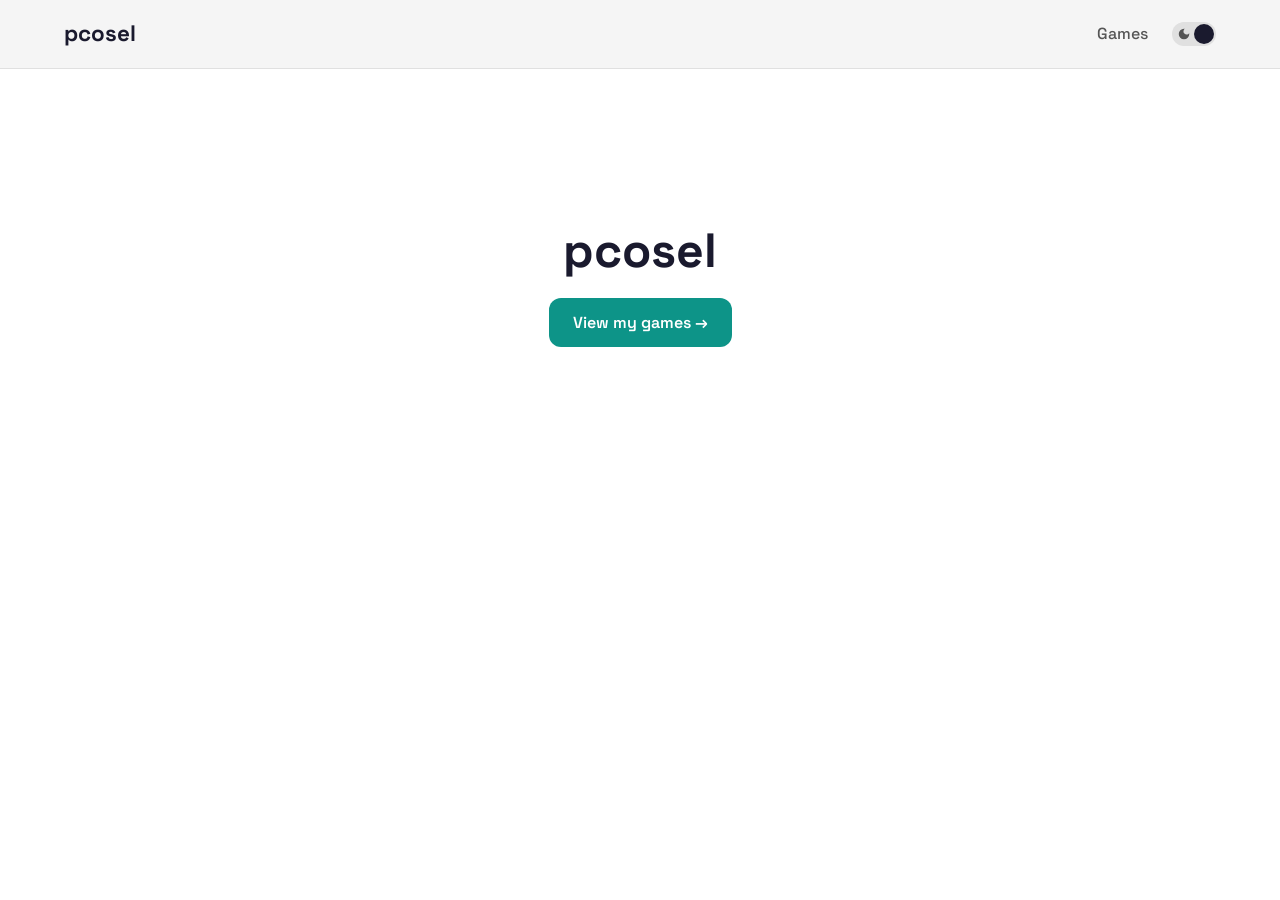
<file: index.html>
<!DOCTYPE html>
<html lang="en" data-theme="dark">
<head>
  <meta charset="UTF-8">
  <meta name="viewport" content="width=device-width, initial-scale=1.0">
  <title>pcosel — Games</title>
  <link rel="preconnect" href="https://fonts.googleapis.com">
  <link rel="preconnect" href="https://fonts.gstatic.com" crossorigin>
  <link href="https://fonts.googleapis.com/css2?family=Space+Grotesk:wght@400;500;700&display=swap" rel="stylesheet">
  <link rel="stylesheet" href="css/main.css">
  <script src="js/theme-toggle.js" defer></script>
</head>
<body>
  <nav class="site-nav">
    <div class="nav-inner">
      <a href="index.html" class="nav-brand">pcosel</a>
      <div class="nav-links">
        <a href="games/">Games</a>
        <label class="theme-toggle" id="themeToggle" aria-label="Toggle theme">
          <input type="checkbox" class="theme-toggle__input" id="themeToggleInput">
          <span class="theme-toggle__track">
            <span class="theme-toggle__icon" aria-hidden="true">
              <svg class="theme-toggle__icon--sun" viewBox="0 -960 960 960"><path d="M338.5-338.5Q280-397 280-480t58.5-141.5Q397-680 480-680t141.5 58.5Q680-563 680-480t-58.5 141.5Q563-280 480-280t-141.5-58.5ZM200-440H40v-80h160v80Zm720 0H760v-80h160v80ZM440-760v-160h80v160h-80Zm0 720v-160h80v160h-80ZM256-650l-101-97 57-59 96 100-52 56Zm492 496-97-101 53-55 101 97-57 59Zm-98-550 97-101 59 57-100 96-56-52ZM154-212l101-97 55 53-97 101-59-57Z"/></svg>
              <svg class="theme-toggle__icon--moon" viewBox="0 -960 960 960"><path d="M480-120q-150 0-255-105T120-480q0-150 105-255t255-105q14 0 27.5 1t26.5 3q-41 29-65.5 75.5T444-660q0 90 63 153t153 63q55 0 101-24.5t75-65.5q2 13 3 26.5t1 27.5q0 150-105 255T480-120Z"/></svg>
            </span>
            <span class="theme-toggle__knob"></span>
          </span>
        </label>
      </div>
    </div>
  </nav>
  <main>
    <section class="hero">
      <h1>pcosel</h1>
      <a href="games/" class="cta-link">View my games →</a>
    </section>
  </main>
</body>
</html>
</file>
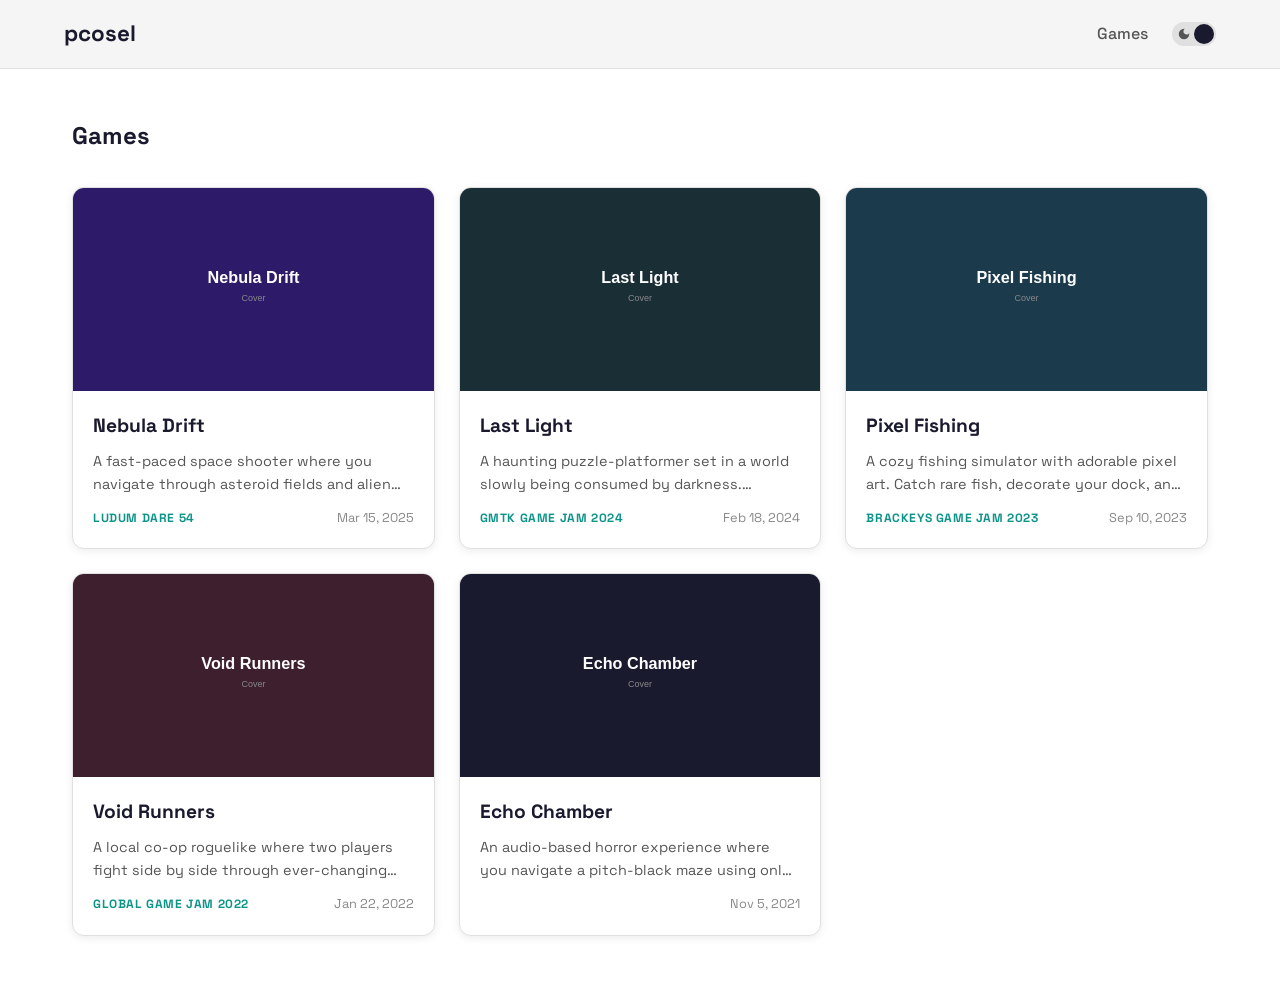
<file: games/index.html>
<!DOCTYPE html>
<html lang="en" data-theme="dark">
<head>
  <meta charset="UTF-8">
  <meta name="viewport" content="width=device-width, initial-scale=1.0">
  <title>Games — pcosel</title>
  <link rel="preconnect" href="https://fonts.googleapis.com">
  <link rel="preconnect" href="https://fonts.gstatic.com" crossorigin>
  <link href="https://fonts.googleapis.com/css2?family=Space+Grotesk:wght@400;500;700&display=swap" rel="stylesheet">
  <link rel="stylesheet" href="../css/main.css">
  <link rel="stylesheet" href="../css/overview.css">
  <link rel="stylesheet" href="../css/detail.css">
  <script src="../js/theme-toggle.js" defer></script>
  <script src="../js/gallery.js" defer></script>
</head>
<body>
  <nav class="site-nav">
    <div class="nav-inner">
      <a href="../index.html" class="nav-brand">pcosel</a>
      <div class="nav-links">
        <a href="./" class="nav-link active">Games</a>
        <label class="theme-toggle" id="themeToggle" aria-label="Toggle theme">
          <input type="checkbox" class="theme-toggle__input" id="themeToggleInput">
          <span class="theme-toggle__track">
            <span class="theme-toggle__icon" aria-hidden="true">
              <svg class="theme-toggle__icon--sun" viewBox="0 -960 960 960"><path d="M338.5-338.5Q280-397 280-480t58.5-141.5Q397-680 480-680t141.5 58.5Q680-563 680-480t-58.5 141.5Q563-280 480-280t-141.5-58.5ZM200-440H40v-80h160v80Zm720 0H760v-80h160v80ZM440-760v-160h80v160h-80Zm0 720v-160h80v160h-80ZM256-650l-101-97 57-59 96 100-52 56Zm492 496-97-101 53-55 101 97-57 59Zm-98-550 97-101 59 57-100 96-56-52ZM154-212l101-97 55 53-97 101-59-57Z"/></svg>
              <svg class="theme-toggle__icon--moon" viewBox="0 -960 960 960"><path d="M480-120q-150 0-255-105T120-480q0-150 105-255t255-105q14 0 27.5 1t26.5 3q-41 29-65.5 75.5T444-660q0 90 63 153t153 63q55 0 101-24.5t75-65.5q2 13 3 26.5t1 27.5q0 150-105 255T480-120Z"/></svg>
            </span>
            <span class="theme-toggle__knob"></span>
          </span>
        </label>
      </div>
    </div>
  </nav>
  <main>
    <section id="overview">
      <h1>Games</h1>
      <div id="games-list" class="games-list"></div>
      <p id="empty-state" class="empty-state" style="display:none;">No games yet.</p>
    </section>
    <section id="detail" style="display:none;">
      <button class="back-link" id="backToOverview">← Back to all games</button>
      <div id="detail-content"></div>
    </section>
  </main>
  <script>
    (function () {
      const placeholder = "../assets/placeholder.svg";

      function getCurrentSlug() {
        return new URLSearchParams(window.location.search).get("game");
      }

      function renderOverview(games) {
        const list = document.getElementById("games-list");
        const empty = document.getElementById("empty-state");
        const overview = document.getElementById("overview");
        const detail = document.getElementById("detail");

        detail.style.display = "none";
        overview.style.display = "block";

        if (!games.length) {
          list.innerHTML = "";
          empty.style.display = "block";
          return;
        }

        empty.style.display = "none";

        const sorted = games.slice().sort(function (a, b) {
          return new Date(b.date) - new Date(a.date);
        });

        list.innerHTML = sorted.map(function (game) {
          var jamName = game.jam && game.jam.name ? escapeHtml(game.jam.name) : '';
          return '<a href="?game=' + encodeURIComponent(game.slug) + '" class="game-card">' +
            '<img src="../' + (game.coverImage || placeholder) + '" alt="Cover for ' + game.name + '" onerror="this.src=\'' + placeholder + '\'">' +
            '<div class="card-info">' +
            '<h2>' + game.name + '</h2>' +
            '<p class="card-desc">' + game.shortDescription + '</p>' +
            '<div class="card-meta">' +
            '<span class="card-jam">' + jamName + '</span>' +
            '<span class="card-date">' + formatDate(game.date) + '</span>' +
            '</div>' +
            '</div>' +
            '</a>';
        }).join("");
      }

      function escapeHtml(str) {
        return str.replace(/&/g, "&amp;").replace(/</g, "&lt;").replace(/>/g, "&gt;").replace(/"/g, "&quot;");
      }

      function getJamTheme(game, truncate) {
        if (!game.jam || !game.jam.theme) return null;
        var theme = escapeHtml(game.jam.theme);
        if (truncate && theme.length > 20) {
          theme = theme.substring(0, 20) + '…';
        }
        return theme;
      }

      function renderJamOrDate(game, asLink) {
        var jam = game.jam;

        if (jam && jam.name) {
          var theme = getJamTheme(game, !asLink);
          var themePart = theme ? ' (' + theme + ')' : '';
          if (asLink) {
            return '<a href="' + jam.url + '" target="_blank" rel="noopener">' + escapeHtml(jam.name) + '</a>' + themePart + ' · ' + formatDate(game.date);
          }
          return escapeHtml(jam.name) + themePart + ' · ' + formatDate(game.date);
        }
        return formatDate(game.date);
      }

      function formatDate(dateStr) {
        var parts = dateStr.split("-");
        var d = new Date(+parts[0], +parts[1] - 1, +parts[2]);
        return d.toLocaleDateString("en-US", { year: "numeric", month: "short", day: "numeric" });
      }

      function renderDetail(game) {
        var overview = document.getElementById("overview");
        var detail = document.getElementById("detail");
        var content = document.getElementById("detail-content");

        overview.style.display = "none";
        detail.style.display = "block";

        var hasScreenshots = game.screenshots && game.screenshots.length;
        var layoutClass = 'detail-layout' + (hasScreenshots ? '' : ' detail-layout--no-gallery');

        var tagsHtml = '';
        if (game.tags && game.tags.length) {
          tagsHtml = '<div class="tags">' + game.tags.map(function (t) {
            return '<span class="tag">' + escapeHtml(t) + '</span>';
          }).join('') + '</div>\n';
        }

        var html = '<div class="' + layoutClass + '">\n';

        if (hasScreenshots) {
          html += '<div class="detail-gallery-col">\n';
          html += renderGallery(game.screenshots);
          html += '</div>\n';
        }

        html += '<div class="detail-info-col">\n';
        html += '<div class="detail-header">\n';
        html += '  <h1>' + game.name + '</h1>\n';
        html += '  <p class="detail-meta">' + renderJamOrDate(game, true) + '</p>\n';
        html += '</div>\n';
        html += tagsHtml;
        html += '<div class="detail-description">' + game.description + '</div>\n';
        html += '<div class="detail-actions">\n';
        if (game.playUrl) {
          html += '  <a href="' + game.playUrl + '" target="_blank" rel="noopener" class="btn btn-primary">Play on Itch.io</a>\n';
        }
        if (game.downloadUrl) {
          html += '  <a href="' + game.downloadUrl + '" target="_blank" rel="noopener" class="btn btn-secondary">Download</a>\n';
        }
        html += '</div>\n';
        html += '</div>\n'; // detail-info-col
        html += '</div>\n'; // detail-layout

        content.innerHTML = html;

        initGallery(game.screenshots || []);

        window.scrollTo(0, 0);
      }

      function renderGallery(screenshots) {
        var html = '<div class="gallery" id="gallery">\n';
        html += '  <div class="gallery-main">\n';
        html += '    <button class="gallery-arrow gallery-arrow--left" id="arrowLeft" aria-label="Previous image"><svg width="24" height="24" viewBox="0 0 24 24" fill="none" stroke="currentColor" stroke-width="2.5" stroke-linecap="round" stroke-linejoin="round"><polyline points="15 18 9 12 15 6"/></svg></button>\n';
        html += '    <img id="mainImage" src="../' + screenshots[0] + '" alt="Screenshot" onerror="this.src=\'' + placeholder + '\'">\n';
        html += '    <button class="gallery-arrow gallery-arrow--right" id="arrowRight" aria-label="Next image"><svg width="24" height="24" viewBox="0 0 24 24" fill="none" stroke="currentColor" stroke-width="2.5" stroke-linecap="round" stroke-linejoin="round"><polyline points="9 6 15 12 9 18"/></svg></button>\n';
        html += '  </div>\n';
        html += '  <div class="gallery-thumbs" id="thumbs">\n';
        screenshots.forEach(function (src, i) {
          html += '    <button class="thumb' + (i === 0 ? " thumb--active" : '') + '" data-index="' + i + '" aria-label="Show screenshot ' + (i + 1) + '">\n';
          html += '      <img src="../' + src + '" alt="Thumbnail ' + (i + 1) + '" onerror="this.src=\'' + placeholder + '\'">\n';
          html += '    </button>\n';
        });
        html += '  </div>\n';
        html += '</div>\n';
        return html;
      }

      function initGallery(screenshots) {
        if (!screenshots.length) return;

        var currentIndex = 0;
        var mainImage = document.getElementById("mainImage");
        var arrowLeft = document.getElementById("arrowLeft");
        var arrowRight = document.getElementById("arrowRight");
        var thumbs = document.querySelectorAll(".thumb");

        function update() {
          if (mainImage) mainImage.src = "../" + screenshots[currentIndex];
          if (arrowLeft) arrowLeft.style.display = currentIndex === 0 ? "none" : "";
          if (arrowRight) arrowRight.style.display = currentIndex === screenshots.length - 1 ? "none" : "";
          thumbs.forEach(function (t, i) {
            t.classList.toggle("thumb--active", i === currentIndex);
          });
        }

        if (arrowLeft) {
          arrowLeft.addEventListener("click", function () {
            if (currentIndex > 0) {
              currentIndex--;
              update();
            }
          });
        }

        if (arrowRight) {
          arrowRight.addEventListener("click", function () {
            if (currentIndex < screenshots.length - 1) {
              currentIndex++;
              update();
            }
          });
        }

        thumbs.forEach(function (thumb) {
          thumb.addEventListener("click", function () {
            currentIndex = parseInt(thumb.getAttribute("data-index"), 10);
            update();
          });
        });

        if (screenshots.length === 1) {
          if (arrowLeft) arrowLeft.style.display = "none";
          if (arrowRight) arrowRight.style.display = "none";
        }

        update();
      }

      function showNotFound() {
        document.getElementById("overview").style.display = "none";
        var detail = document.getElementById("detail");
        detail.style.display = "block";
        document.getElementById("detail-content").innerHTML =
          '<p class="not-found">Game not found.</p><p><a href="./" class="back-link">← Back to all games</a></p>';
      }

      function setupBackButton() {
        var btn = document.getElementById("backToOverview");
        if (btn) btn.addEventListener("click", function (e) {
          e.preventDefault();
          window.history.pushState({}, "", window.location.pathname);
          fetchGames();
        });
      }

      function fetchGames() {
        fetch("../data/games.json")
          .then(function (res) { return res.json(); })
          .then(function (data) {
            var games = data.games || [];
            var slug = getCurrentSlug();

            if (slug) {
              var game = games.find(function (g) { return g.slug === slug; });
              if (game) {
                renderDetail(game);
              } else {
                showNotFound();
              }
            } else {
              renderOverview(games);
            }
          })
          .catch(function () {
            document.getElementById("overview").style.display = "block";
            document.getElementById("games-list").innerHTML = "<p>Failed to load games data.</p>";
          });
      }

      setupBackButton();
      fetchGames();

      window.addEventListener("popstate", function () {
        fetchGames();
      });
    })();
  </script>
</body>
</html>
</file>
<file: css/main.css>
:root {
  --bg-primary: #ffffff;
  --bg-secondary: #f5f5f5;
  --bg-card: #ffffff;
  --text-primary: #1a1a2e;
  --text-secondary: #555555;
  --text-muted: #888888;
  --accent: #0d9488;
  --accent-hover: #0f766e;
  --gradient-to: #7c3aed;
  --border: #e0e0e0;
  --shadow: 0 2px 8px rgba(0, 0, 0, 0.08);
  --shadow-hover: 0 4px 16px rgba(0, 0, 0, 0.12);
  --radius: 12px;
  --transition: 0.3s ease;
  --arrow-bg: rgba(0, 0, 0, 0.5);
  --arrow-bg-hover: rgba(0, 0, 0, 0.7);
  --arrow-color: #ffffff;
}

[data-theme="dark"] {
  --bg-primary: #0d1117;
  --bg-secondary: #161b22;
  --bg-card: #1c2333;
  --text-primary: #e6edf3;
  --text-secondary: #8b949e;
  --text-muted: #6e7681;
  --accent: #2dd4bf;
  --accent-hover: #14b8a6;
  --gradient-to: #a78bfa;
  --border: #30363d;
  --shadow: 0 2px 8px rgba(0, 0, 0, 0.3);
  --shadow-hover: 0 4px 16px rgba(0, 0, 0, 0.4);
  --arrow-bg: rgba(0, 0, 0, 0.5);
  --arrow-bg-hover: rgba(0, 0, 0, 0.7);
  --arrow-color: #ffffff;
}

*, *::before, *::after {
  box-sizing: border-box;
  margin: 0;
  padding: 0;
}

html {
  font-size: 16px;
  scroll-behavior: smooth;
  overflow-x: hidden;
  overflow-y: scroll;
}

body {
  font-family: 'Space Grotesk', sans-serif;
  background-color: var(--bg-primary);
  color: var(--text-primary);
  line-height: 1.6;
  min-height: 100vh;
  transition: background-color var(--transition), color var(--transition);
}

a {
  color: var(--accent);
  text-decoration: none;
  transition: color var(--transition);
}

a:hover {
  color: var(--accent-hover);
}

img {
  max-width: 100%;
  height: auto;
  display: block;
}

.site-nav {
  position: sticky;
  top: 0;
  z-index: 100;
  background-color: var(--bg-secondary);
  border-bottom: 1px solid var(--border);
  backdrop-filter: blur(8px);
  transition: background-color var(--transition), border-color var(--transition);
}

.nav-inner {
  max-width: 1200px;
  margin: 0 auto;
  padding: 1rem 1.5rem;
  display: flex;
  justify-content: space-between;
  align-items: center;
}

.nav-brand {
  font-size: 1.4rem;
  font-weight: 700;
  color: var(--text-primary);
}

.nav-links {
  display: flex;
  align-items: center;
  gap: 1.5rem;
}

.nav-links a {
  color: var(--text-secondary);
  font-weight: 500;
}

.nav-links a:hover {
  color: var(--text-primary);
}

.theme-toggle {
  display: inline-block;
  cursor: pointer;
  user-select: none;
  -webkit-user-select: none;
}

.theme-toggle__input {
  position: absolute;
  opacity: 0;
  width: 0;
  height: 0;
}

.theme-toggle__track {
  position: relative;
  display: block;
  width: 44px;
  height: 24px;
  background: var(--border);
  border-radius: 12px;
  transition: background var(--transition);
}

.theme-toggle__icon {
  position: absolute;
  top: 50%;
  right: 5px;
  transform: translateY(-50%);
  pointer-events: none;
  line-height: 0;
}

.theme-toggle__icon--sun,
.theme-toggle__icon--moon {
  width: 14px;
  height: 14px;
  display: block;
  fill: var(--text-secondary);
}

.theme-toggle__icon--moon {
  display: none;
}

.theme-toggle__knob {
  position: absolute;
  top: 2px;
  left: 2px;  
  width: 20px;
  height: 20px;
  background: var(--text-primary);
  border-radius: 50%;
  transition: transform var(--transition);
}

/* .theme-toggle__input:checked ~ .theme-toggle__track {
  background: var(--accent);
} */

.theme-toggle__input:checked ~ .theme-toggle__track .theme-toggle__knob {
  transform: translateX(20px);
}

.theme-toggle__input:checked ~ .theme-toggle__track .theme-toggle__icon {
  right: auto;
  left: 5px;
}

.theme-toggle__input:checked ~ .theme-toggle__track .theme-toggle__icon--sun {
  display: none;
}

.theme-toggle__input:checked ~ .theme-toggle__track .theme-toggle__icon--moon {
  display: block;
}

.theme-toggle:hover .theme-toggle__track {
  border-color: var(--accent);
}

main {
  max-width: 1200px;
  margin: 0 auto;
  padding: 2rem 1.5rem;
}

.hero {
  text-align: center;
  padding: 6rem 1rem;
}

.hero h1 {
  font-size: 3rem;
  font-weight: 800;
  margin-bottom: 0.5rem;
}

.hero p {
  font-size: 1.25rem;
  color: var(--text-secondary);
  margin-bottom: 2rem;
}

.cta-link {
  display: inline-block;
  padding: 0.75rem 1.5rem;
  background-color: var(--accent);
  color: #fff;
  border-radius: var(--radius);
  font-weight: 600;
  transition: background-color var(--transition);
}

.cta-link:hover {
  background-color: var(--accent-hover);
  color: #fff;
}

@media (max-width: 480px) {
  .nav-inner {
    padding: 0.75rem 1rem;
  }

  .nav-brand {
    font-size: 1.2rem;
  }

  .nav-links {
    gap: 1rem;
  }

  .hero {
    padding: 4rem 1rem;
  }

  .hero h1 {
    font-size: 2rem;
  }

  .hero p {
    font-size: 1rem;
  }
}

@media (min-width: 768px) {
  main {
    padding: 3rem 2rem;
  }
}

* {
  -webkit-tap-highlight-color: transparent;
}

.game-card:active,
.btn:active,
.btn-primary:active,
.btn-secondary:active,
.cta-link:active,
.thumb:active,
.nav-link:active,
.nav-brand:active,
.back-link:active {
  transform: scale(0.98) !important;
  transition: transform 0.1s ease;
}
</file>
<file: css/overview.css>
.games-list {
  display: grid;
  grid-template-columns: repeat(auto-fill, minmax(280px, 1fr));
  gap: 1.5rem;
  margin-top: 2rem;
}

.game-card {
  display: flex;
  flex-direction: column;
  background: var(--bg-card);
  border: 1px solid var(--border);
  border-radius: var(--radius);
  overflow: hidden;
  transition: transform var(--transition), box-shadow var(--transition), border-color var(--transition);
  box-shadow: var(--shadow);
}

.game-card:hover {
  transform: translateY(-3px);
  border-color: transparent;
  background:
    linear-gradient(var(--bg-card), var(--bg-card)) padding-box,
    linear-gradient(135deg, var(--accent), var(--gradient-to)) border-box;
  box-shadow:
    0 0 28px color-mix(in srgb, var(--accent) 35%, transparent),
    0 0 28px color-mix(in srgb, var(--gradient-to) 20%, transparent);
}

.game-card:hover .card-info h2 {
  background: linear-gradient(90deg, var(--accent), var(--gradient-to));
  -webkit-background-clip: text;
  -webkit-text-fill-color: transparent;
  background-clip: text;
}

.game-card img {
  width: 100%;
  aspect-ratio: 16 / 9;
  object-fit: cover;
}

.card-info {
  flex: 1;
  display: flex;
  flex-direction: column;
  padding: 1.25rem;
  gap: 0.5rem;
}

.card-info h2 {
  font-size: 1.2rem;
  font-weight: 700;
  color: var(--text-primary);
  transition: color var(--transition);
}

.card-desc {
  font-size: 0.9rem;
  color: var(--text-secondary);
  flex: 1;
  display: -webkit-box;
  -webkit-line-clamp: 2;
  -webkit-box-orient: vertical;
  overflow: hidden;
}

.card-meta {
  display: flex;
  justify-content: space-between;
  align-items: center;
  margin-top: auto;
  padding-top: 0.25rem;
}

.card-jam {
  color: var(--accent);
  font-size: 0.75rem;
  font-weight: 700;
  text-transform: uppercase;
  letter-spacing: 0.05em;
}

.card-date {
  color: var(--text-muted);
  font-size: 0.8rem;
}

.empty-state {
  text-align: center;
  color: var(--text-muted);
  font-size: 1.1rem;
  margin-top: 3rem;
}

.back-link {
  display: inline-block;
  margin-bottom: 1.5rem;
  color: var(--accent);
  font-weight: 600;
  background: none;
  border: none;
  cursor: pointer;
  font-size: 0.95rem;
}

.back-link:hover, .back-link:active {
  color: var(--accent-hover);
  text-decoration: underline;
}
</file>
<file: css/detail.css>
.detail-layout {
  display: grid;
  grid-template-columns: minmax(0, 3fr) minmax(0, 2fr);
  gap: 2.5rem;
  align-items: start;
}

.detail-layout--no-gallery {
  grid-template-columns: 1fr;
  max-width: 720px;
}

.detail-header {
  margin-bottom: 0.5rem;
}

.detail-header h1 {
  font-size: 2rem;
  font-weight: 800;
  margin-bottom: 0.25rem;
}

.detail-meta {
  color: var(--text-muted);
  font-size: 0.95rem;
}

.detail-meta a {
  color: var(--accent);
}

.tags {
  display: flex;
  flex-wrap: wrap;
  gap: 0.5rem;
  margin: 0.75rem 0 1.25rem;
}

.tag {
  display: inline-block;
  padding: 0.25rem 0.75rem;
  border: 1px solid var(--border);
  border-radius: 999px;
  font-size: 0.8rem;
  color: var(--text-secondary);
  background: var(--bg-secondary);
}

.detail-description {
  font-size: 1rem;
  line-height: 1.7;
  color: var(--text-secondary);
  margin-bottom: 2rem;
  word-wrap: break-word;
  overflow-wrap: break-word;
}

.gallery {
  margin-bottom: 2rem;
}

.gallery-main {
  position: relative;
  border-radius: var(--radius);
  overflow: hidden;
  background: var(--bg-secondary);
  aspect-ratio: 16 / 9;
}

.gallery-main img {
  width: 100%;
  height: 100%;
  object-fit: contain;
  background: var(--bg-secondary);
}

.gallery-arrow {
  position: absolute;
  top: 50%;
  transform: translateY(-50%);
  display: flex;
  align-items: center;
  justify-content: center;
  background: var(--arrow-bg);
  color: var(--arrow-color);
  border: none;
  padding: 1.5rem 0.75rem;
  cursor: pointer;
  transition: background var(--transition);
  z-index: 2;
}

.gallery-arrow:active {
  background: var(--arrow-bg-hover);
  transition: transform 0.1s ease;
}

@media (hover: hover) {
  .gallery-arrow:hover {
    background: var(--arrow-bg-hover);
  }
}

.gallery-arrow--left {
  left: 0;
  border-radius: 0 var(--radius) var(--radius) 0;
}

.gallery-arrow--right {
  right: 0;
  border-radius: var(--radius) 0 0 var(--radius);
}

.gallery-thumbs {
  display: flex;
  gap: 0.5rem;
  margin-top: 0.75rem;
  overflow-x: auto;
  scrollbar-width: thin;
  scrollbar-color: var(--border) transparent;
  padding-bottom: 0.25rem;
}

.gallery-thumbs::-webkit-scrollbar {
  height: 6px;
}

.gallery-thumbs::-webkit-scrollbar-track {
  background: transparent;
}

.gallery-thumbs::-webkit-scrollbar-thumb {
  background: var(--border);
  border-radius: 3px;
}

.thumb {
  flex-shrink: 0;
  width: 80px;
  height: 56px;
  border: 2px solid transparent;
  border-radius: 6px;
  overflow: hidden;
  cursor: pointer;
  background: var(--bg-secondary);
  padding: 0;
  transition: border-color var(--transition);
}

.thumb img {
  width: 100%;
  height: 100%;
  object-fit: cover;
}

.thumb--active {
  border-color: var(--accent);
}

.detail-actions {
  display: flex;
  gap: 1rem;
  flex-wrap: wrap;
  margin-bottom: 2rem;
}

.btn {
  display: inline-block;
  padding: 0.75rem 1.5rem;
  border-radius: var(--radius);
  font-weight: 600;
  font-size: 0.95rem;
  text-align: center;
  transition: background-color var(--transition), transform var(--transition), box-shadow var(--transition), background-position var(--transition);
}

.btn:hover {
  transform: translateY(-1px);
}

.btn-primary {
  background: linear-gradient(135deg, var(--accent), var(--gradient-to), var(--accent));
  background-size: 200% 100%;
  background-position: left center;
  color: #fff;
}

.btn-primary:hover {
  background-position: right center;
  color: #fff;
  box-shadow:
    0 0 18px color-mix(in srgb, var(--accent) 35%, transparent),
    0 0 18px color-mix(in srgb, var(--gradient-to) 22%, transparent);
}

.btn-secondary {
  background: var(--bg-card);
  color: var(--text-primary);
  border: 1px solid var(--border);
}

.btn-secondary:hover {
  border-color: transparent;
  background:
    linear-gradient(var(--bg-card), var(--bg-card)) padding-box,
    linear-gradient(135deg, var(--accent), var(--gradient-to)) border-box;
  color: var(--text-primary);
  box-shadow:
    0 0 18px color-mix(in srgb, var(--accent) 25%, transparent),
    0 0 18px color-mix(in srgb, var(--gradient-to) 16%, transparent);
}

.not-found {
  color: var(--text-muted);
  font-size: 1.1rem;
  margin-bottom: 1rem;
}

@media (max-width: 768px) {
  .detail-layout {
    grid-template-columns: 1fr;
    gap: 1rem;
  }

  .gallery {
    margin-bottom: 0;
  }

  .detail-header h1 {
    font-size: 1.5rem;
  }

  .gallery-main {
    aspect-ratio: auto;
  }

  .gallery-arrow {
    padding: 0.75rem 0.5rem;
  }

  .thumb {
    width: 60px;
    height: 42px;
  }

  .btn {
    width: 100%;
  }
}
</file>
